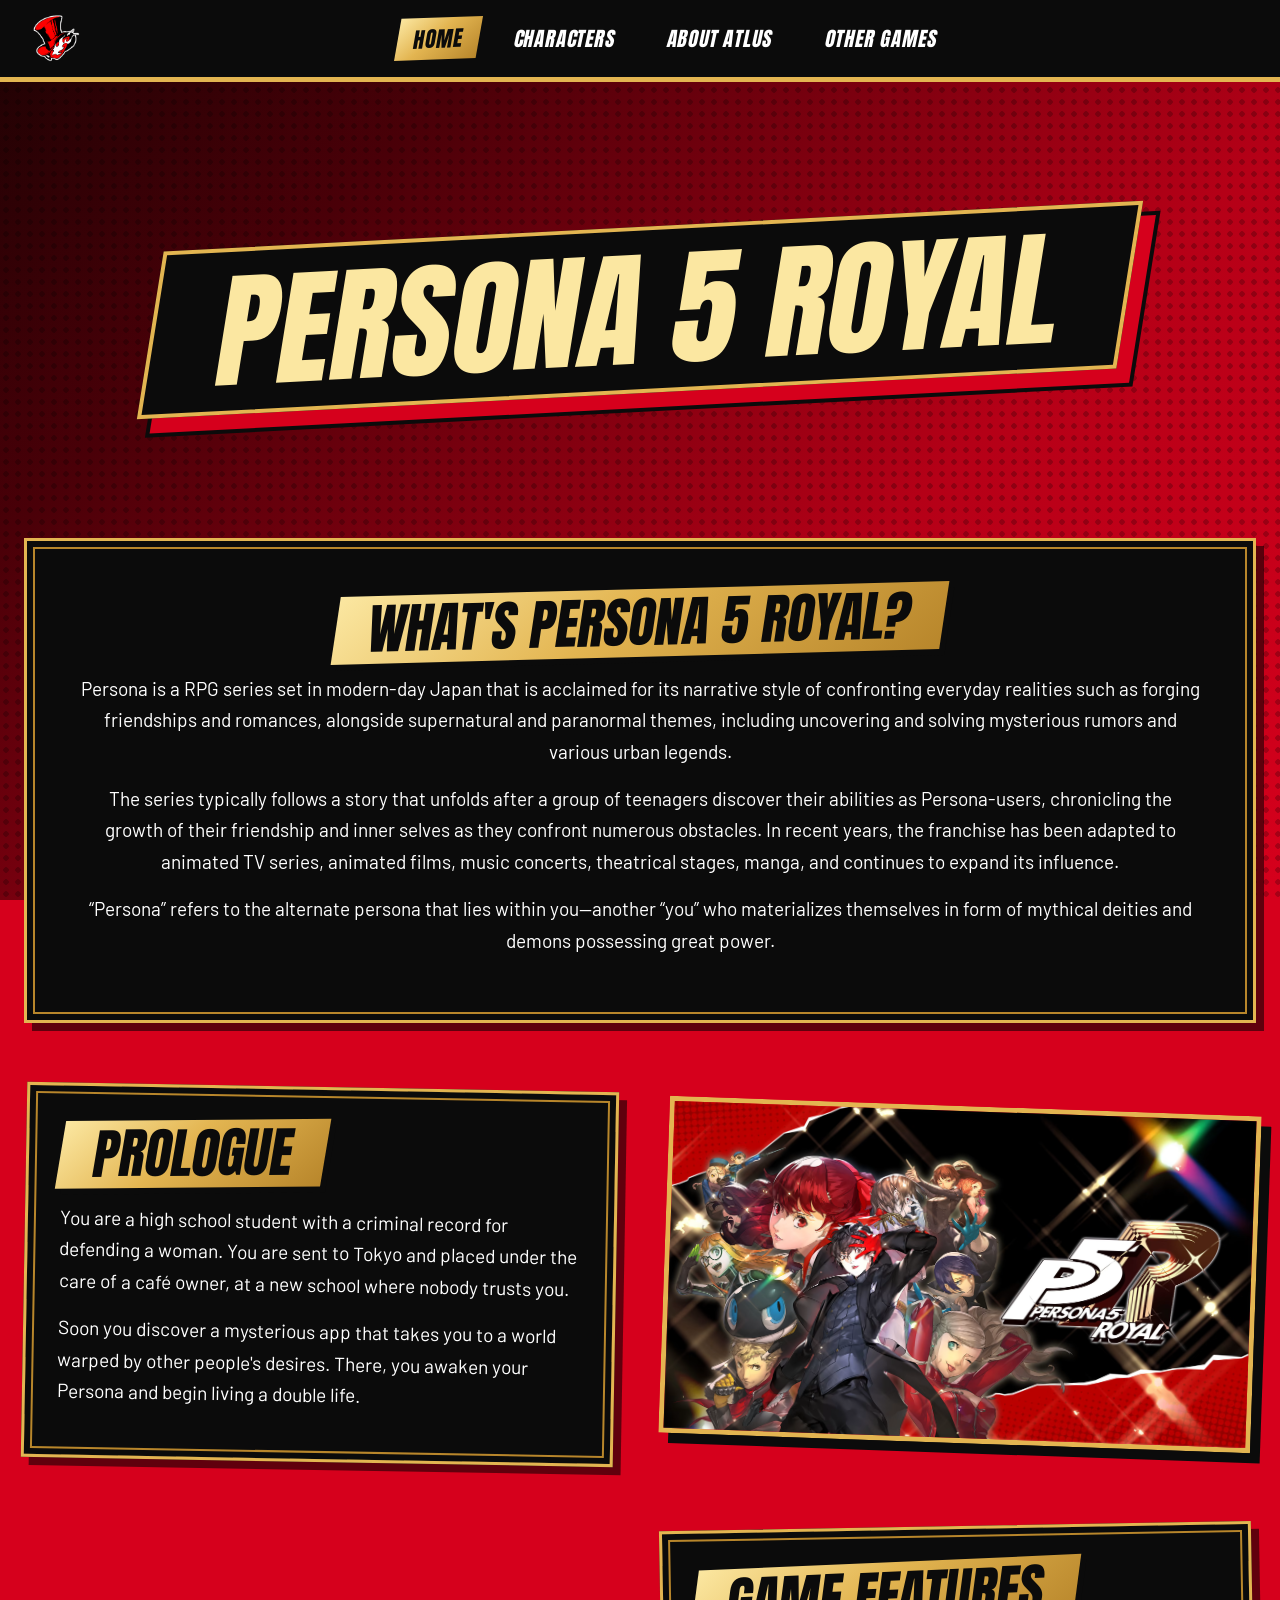
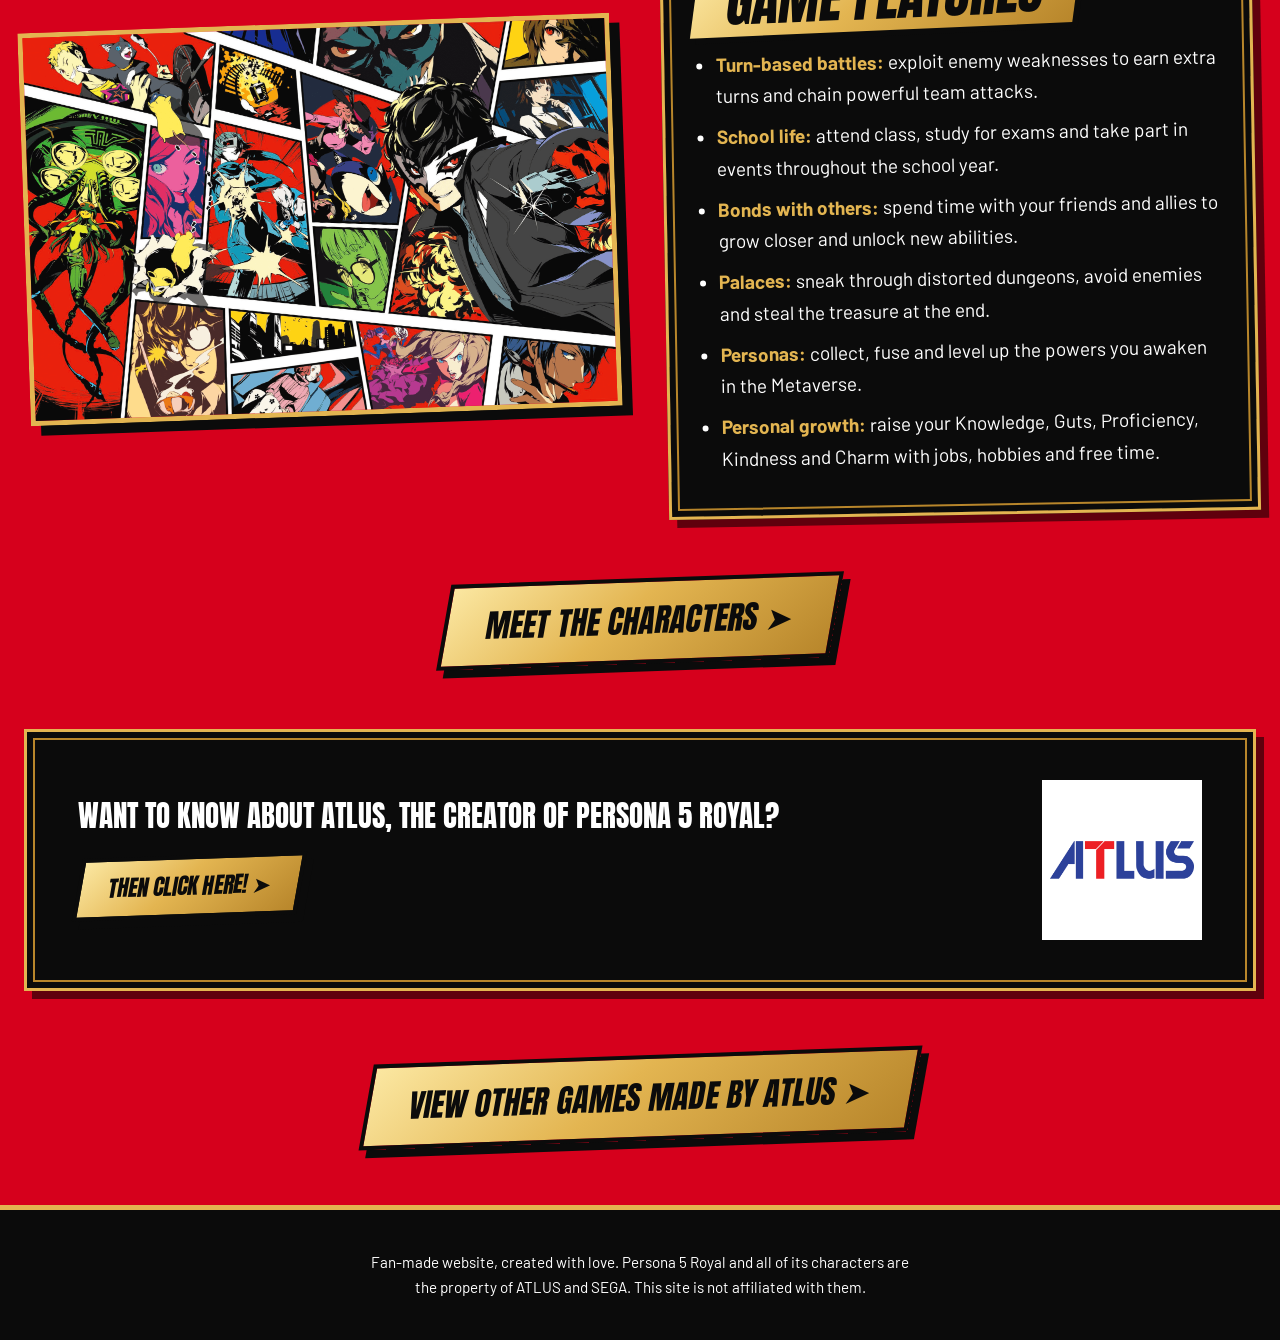
<file: index.html>
<!DOCTYPE html>
<html lang="en">

<head>
    <meta charset="UTF-8">
    <meta name="viewport" content="width=device-width, initial-scale=1">
    <title>Home – Persona 5 Royal</title>
    <link rel="stylesheet" href="main.css">
</head>

<body>
    <header>
        <a class="logo" href="index.html">
            <img src="images/phantom-thieves-logo.png" alt="Phantom Thieves logo">
        </a>
        
        <input type="checkbox" id="menu-toggle" class="menu-toggle">
        <label for="menu-toggle" class="menu-icon">&#9776;</label>

        <nav class="menu" aria-label="Main">
            <a href="index.html" aria-current="page">Home</a>
            <a href="characters.html">Characters</a>
            <a href="about-atlus.html">About ATLUS</a>
            <a href="other-games.html">Other Games</a>
        </nav>
    </header>

    <main>
        <section class="banner">
            <h1>Persona 5 Royal</h1>
        </section>

        <section class="what-is-p5 panel">
            <h2>What's Persona 5 Royal?</h2>
            <p>Persona is a RPG series set in modern-day Japan that is acclaimed for its narrative style of confronting
                everyday realities such as forging friendships and romances, alongside supernatural and paranormal
                themes, including uncovering and solving mysterious rumors and various urban legends.</p>
            <p>The series typically follows a story that unfolds after a group of teenagers discover their abilities as
                Persona-users, chronicling the growth of their friendship and inner selves as they confront numerous
                obstacles. In recent years, the franchise has been adapted to animated TV series, animated films, music
                concerts, theatrical stages, manga, and continues to expand its influence.</p>
            <p>“Persona” refers to the alternate persona that lies within you—another “you” who materializes themselves
                in form of mythical deities and demons possessing great power.</p>
        </section>

        <section class="row">
            <article class="prologue panel">
                <h2>Prologue</h2>
                <p>You are a high school student with a criminal record for defending a woman. You are sent to Tokyo and
                    placed under the care of a café owner, at a new school where nobody trusts you.</p>
                <p>Soon you discover a mysterious app that takes you to a world warped by other people's desires. There,
                    you awaken your Persona and begin living a double life.</p>
            </article>

            <figure class="image">
                <img src="images/persona5-royal-prologue.png" alt="The Phantom Thieves">
            </figure>
        </section>

        <section class="row">
            <figure class="image">
                <img src="images/persona5-royal-game-features.png" alt="Persona 5 Phrase">
            </figure>

            <article class="game-features panel">
                <h2>Game Features</h2>
                <ul>
                    <li><strong>Turn-based battles:</strong> exploit enemy weaknesses to earn extra turns and chain
                        powerful team attacks.</li>
                    <li><strong>School life:</strong> attend class, study for exams and take part in events throughout
                        the school year.</li>
                    <li><strong>Bonds with others:</strong> spend time with your friends and allies to grow closer and
                        unlock new abilities.</li>
                    <li><strong>Palaces:</strong> sneak through distorted dungeons, avoid enemies and steal the treasure
                        at the end.</li>
                    <li><strong>Personas:</strong> collect, fuse and level up the powers you awaken in the Metaverse.
                    </li>
                    <li><strong>Personal growth:</strong> raise your Knowledge, Guts, Proficiency, Kindness and Charm
                        with jobs, hobbies and free time.</li>
                </ul>
            </article>
        </section>

        <section class="action-banner">
            <a href="characters.html" class="p5-button">Meet the Characters &#10148;</a>
        </section>

        <section class="atlus-teaser panel">
            <div class="atlus-teaser-text">
                <h3>Want to know about ATLUS, the creator of Persona 5 Royal?</h3>
                <a href="about-atlus.html" class="p5-button alt">Then click here! &#10148;</a>
            </div>

            <figure class="atlus-teaser-graphic">
                <img src="images/atlus-logo.png" alt="ATLUS logo">
            </figure>
        </section>

        <section class="action-banner">
            <a href="other-games.html" class="p5-button">View Other Games made by ATLUS &#10148;</a>
        </section>
    </main>

    <footer class="footer">
        <p>Fan-made website, created with love. Persona 5 Royal and all of its characters are the property of ATLUS and
            SEGA. This site is not affiliated with them.</p>
    </footer>
</body>

</html>
</file>
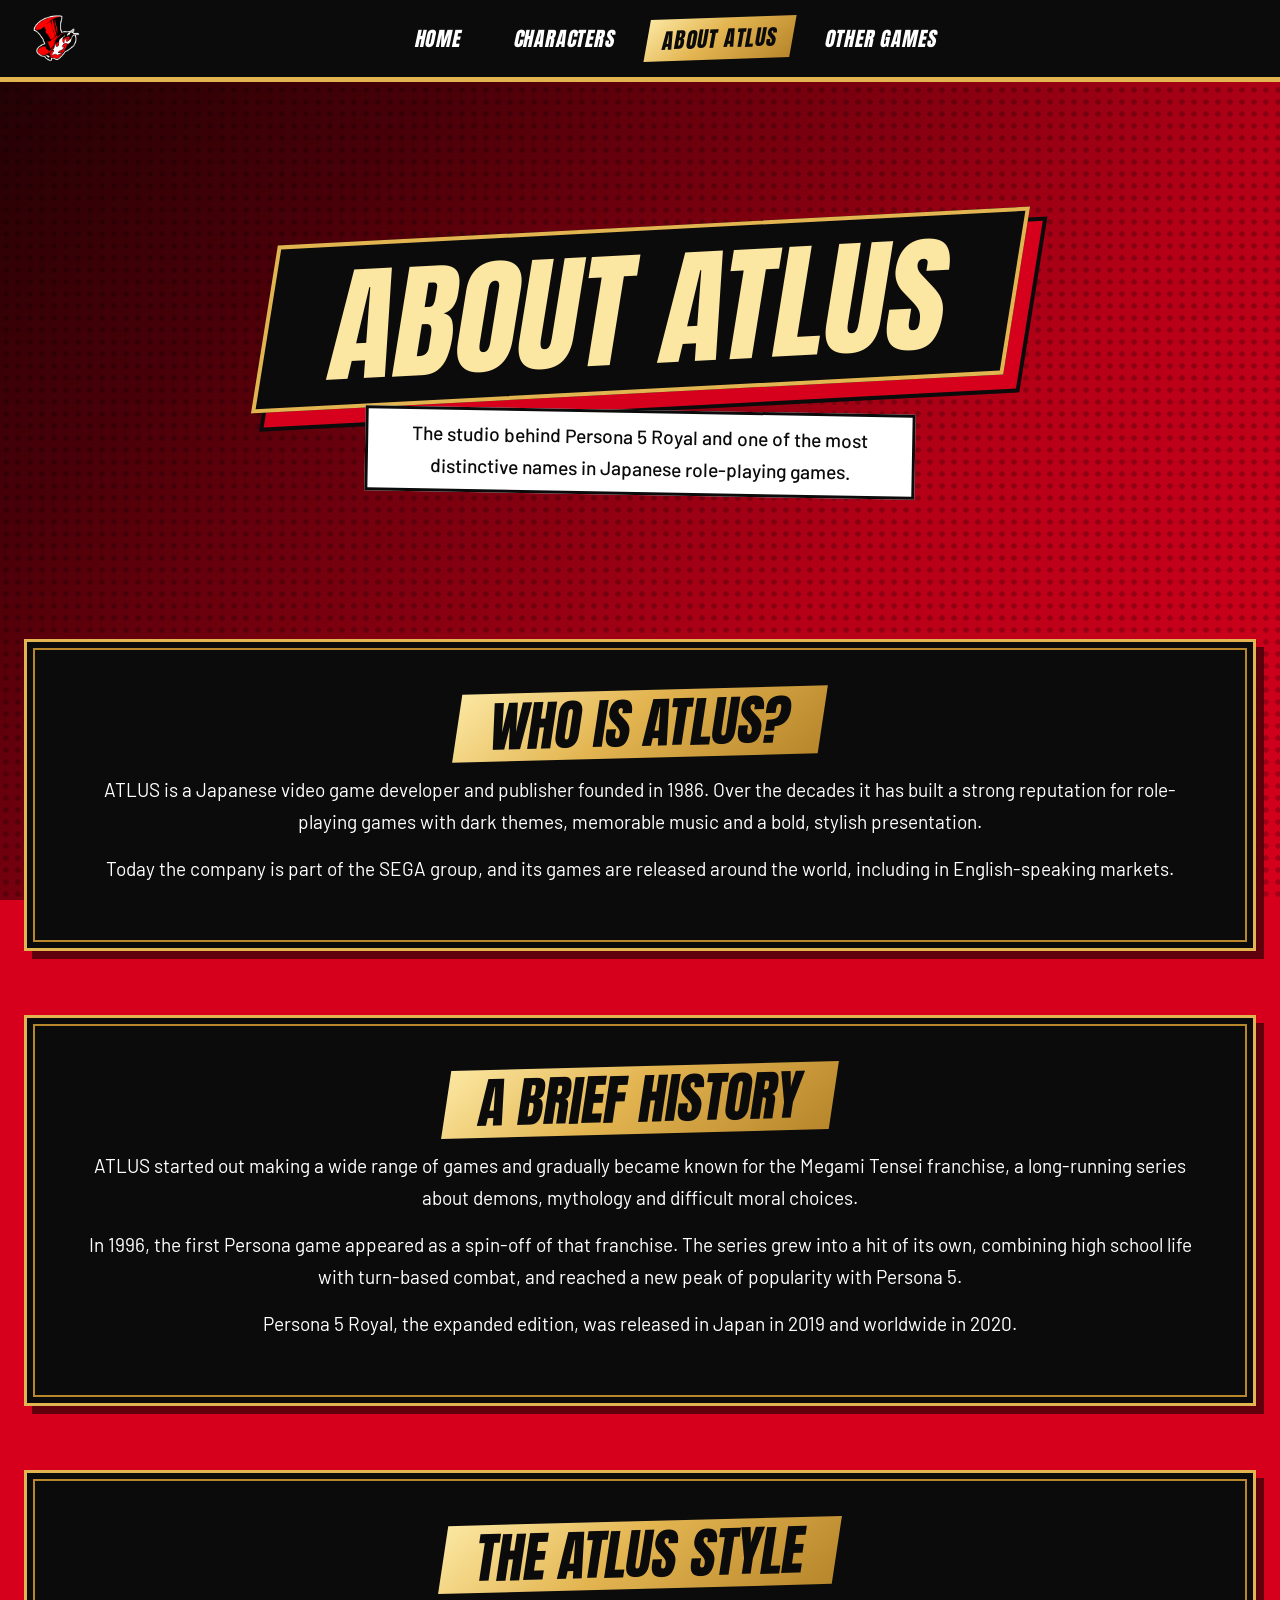
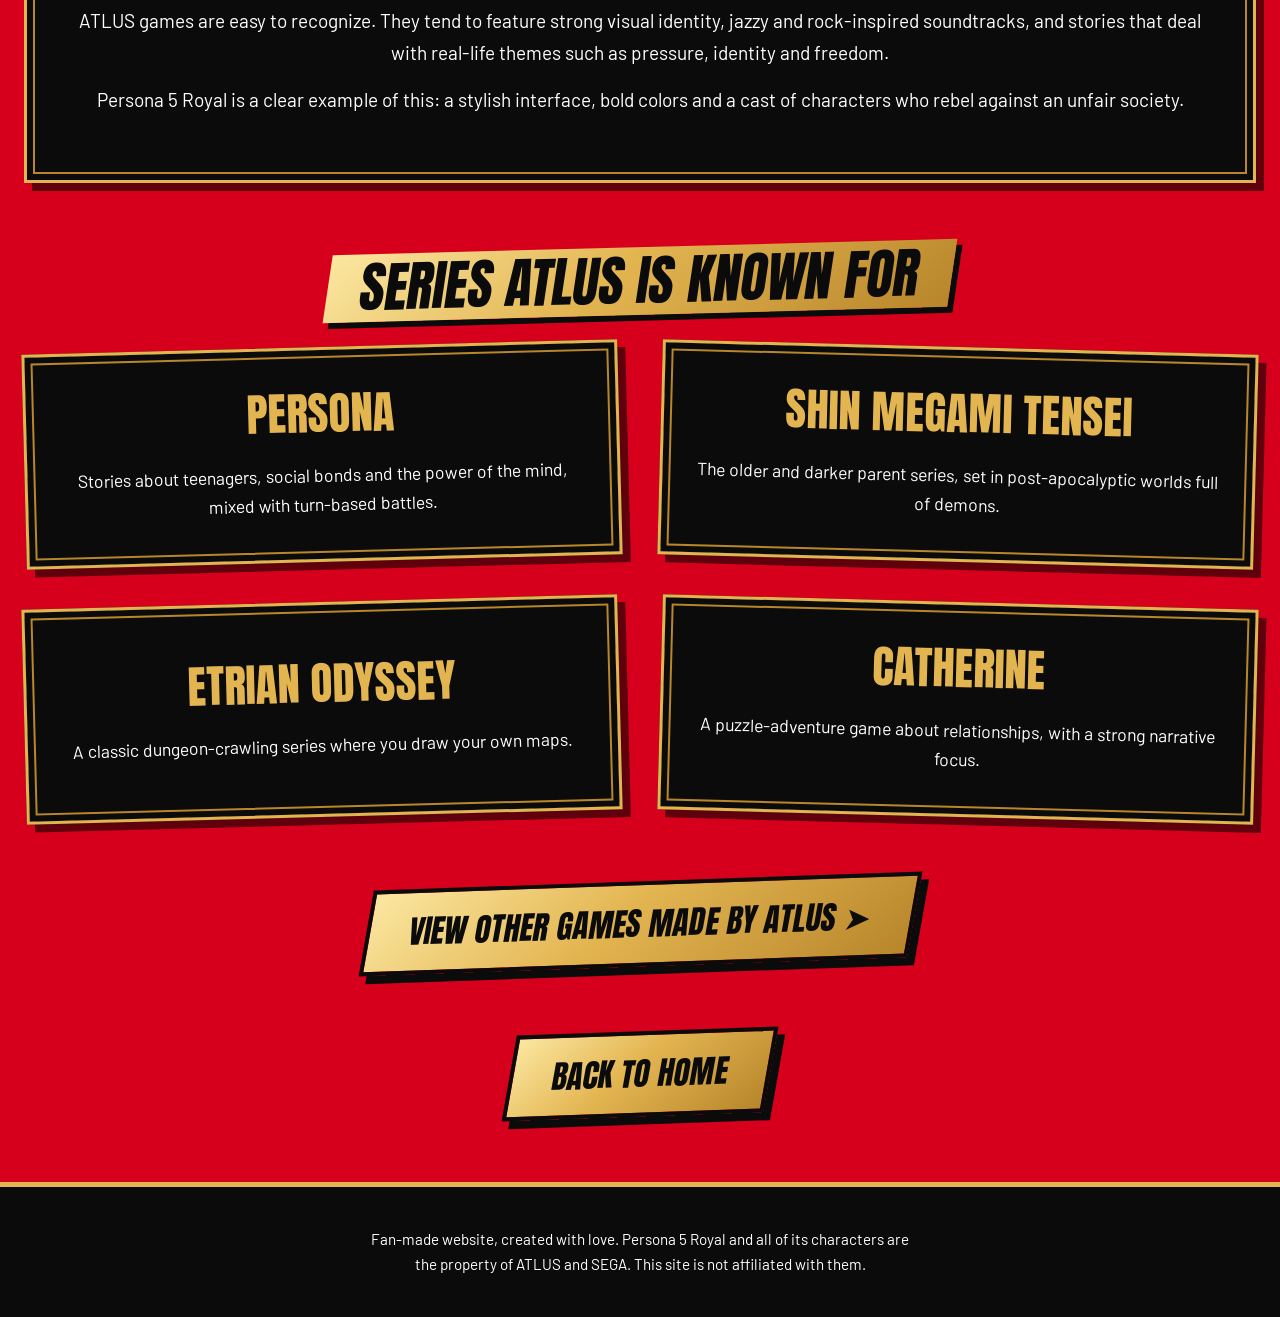
<file: about-atlus.html>
<!DOCTYPE html>
<html lang="en">

<head>
    <meta charset="UTF-8">
    <meta name="viewport" content="width=device-width, initial-scale=1">
    <title>About ATLUS – Persona 5 Royal</title>
    <link rel="stylesheet" href="main.css">
</head>

<body>
    <header>
        <a class="logo" href="index.html">
            <img src="images/phantom-thieves-logo.png" alt="Phantom Thieves logo">
        </a>
        
        <input type="checkbox" id="menu-toggle" class="menu-toggle">
        <label for="menu-toggle" class="menu-icon">&#9776;</label>

        <nav class="menu" aria-label="Main">
            <a href="index.html">Home</a>
            <a href="characters.html">Characters</a>
            <a href="about-atlus.html" aria-current="page">About ATLUS</a>
            <a href="other-games.html">Other Games</a>
        </nav>
    </header>

    <main>
        <section class="banner">
            <h1>About ATLUS</h1>
            <p>The studio behind Persona 5 Royal and one of the most distinctive names in Japanese role-playing games.
            </p>
        </section>

        <section class="who-is-atlus panel">
            <h2>Who Is ATLUS?</h2>
            <p>ATLUS is a Japanese video game developer and publisher founded in 1986. Over the decades it has built a
                strong reputation for role-playing games with dark themes, memorable music and a bold, stylish
                presentation.</p>
            <p>Today the company is part of the SEGA group, and its games are released around the world, including in
                English-speaking markets.</p>
        </section>

        <section class="atlus-history panel">
            <h2>A Brief History</h2>
            <p>ATLUS started out making a wide range of games and gradually became known for the Megami Tensei
                franchise, a long-running series about demons, mythology and difficult moral choices.</p>
            <p>In 1996, the first Persona game appeared as a spin-off of that franchise. The series grew into a hit of
                its own, combining high school life with turn-based combat, and reached a new peak of popularity with
                Persona 5.</p>
            <p>Persona 5 Royal, the expanded edition, was released in Japan in 2019 and worldwide in 2020.</p>
        </section>

        <section class="atlus-style panel">
            <h2>The ATLUS Style</h2>
            <p>ATLUS games are easy to recognize. They tend to feature strong visual identity, jazzy and rock-inspired
                soundtracks, and stories that deal with real-life themes such as pressure, identity and freedom.</p>
            <p>Persona 5 Royal is a clear example of this: a stylish interface, bold colors and a cast of characters who
                rebel against an unfair society.</p>
        </section>

        <section class="atlus-series">
            <h2>Series ATLUS Is Known For</h2>
            <ul>
                <li class="panel">
                    <h3>Persona</h3>
                    <p>Stories about teenagers, social bonds and the power of the mind, mixed with turn-based battles.
                    </p>
                </li>
                <li class="panel">
                    <h3>Shin Megami Tensei</h3>
                    <p>The older and darker parent series, set in post-apocalyptic worlds full of demons.</p>
                </li>
                <li class="panel">
                    <h3>Etrian Odyssey</h3>
                    <p>A classic dungeon-crawling series where you draw your own maps.</p>
                </li>
                <li class="panel">
                    <h3>Catherine</h3>
                    <p>A puzzle-adventure game about relationships, with a strong narrative focus.</p>
                </li>
            </ul>

            <section class="action-banner">
                <a href="other-games.html" class="p5-button">View Other Games made by ATLUS &#10148;</a>
            </section>
        </section>

        <section class="action-banner">
            <a href="index.html" class="p5-button">Back to Home</a>
        </section>
    </main>

    <footer class="footer">
        <p>Fan-made website, created with love. Persona 5 Royal and all of its characters are the property of ATLUS and
            SEGA. This site is not affiliated with them.</p>
    </footer>
</body>

</html>
</file>
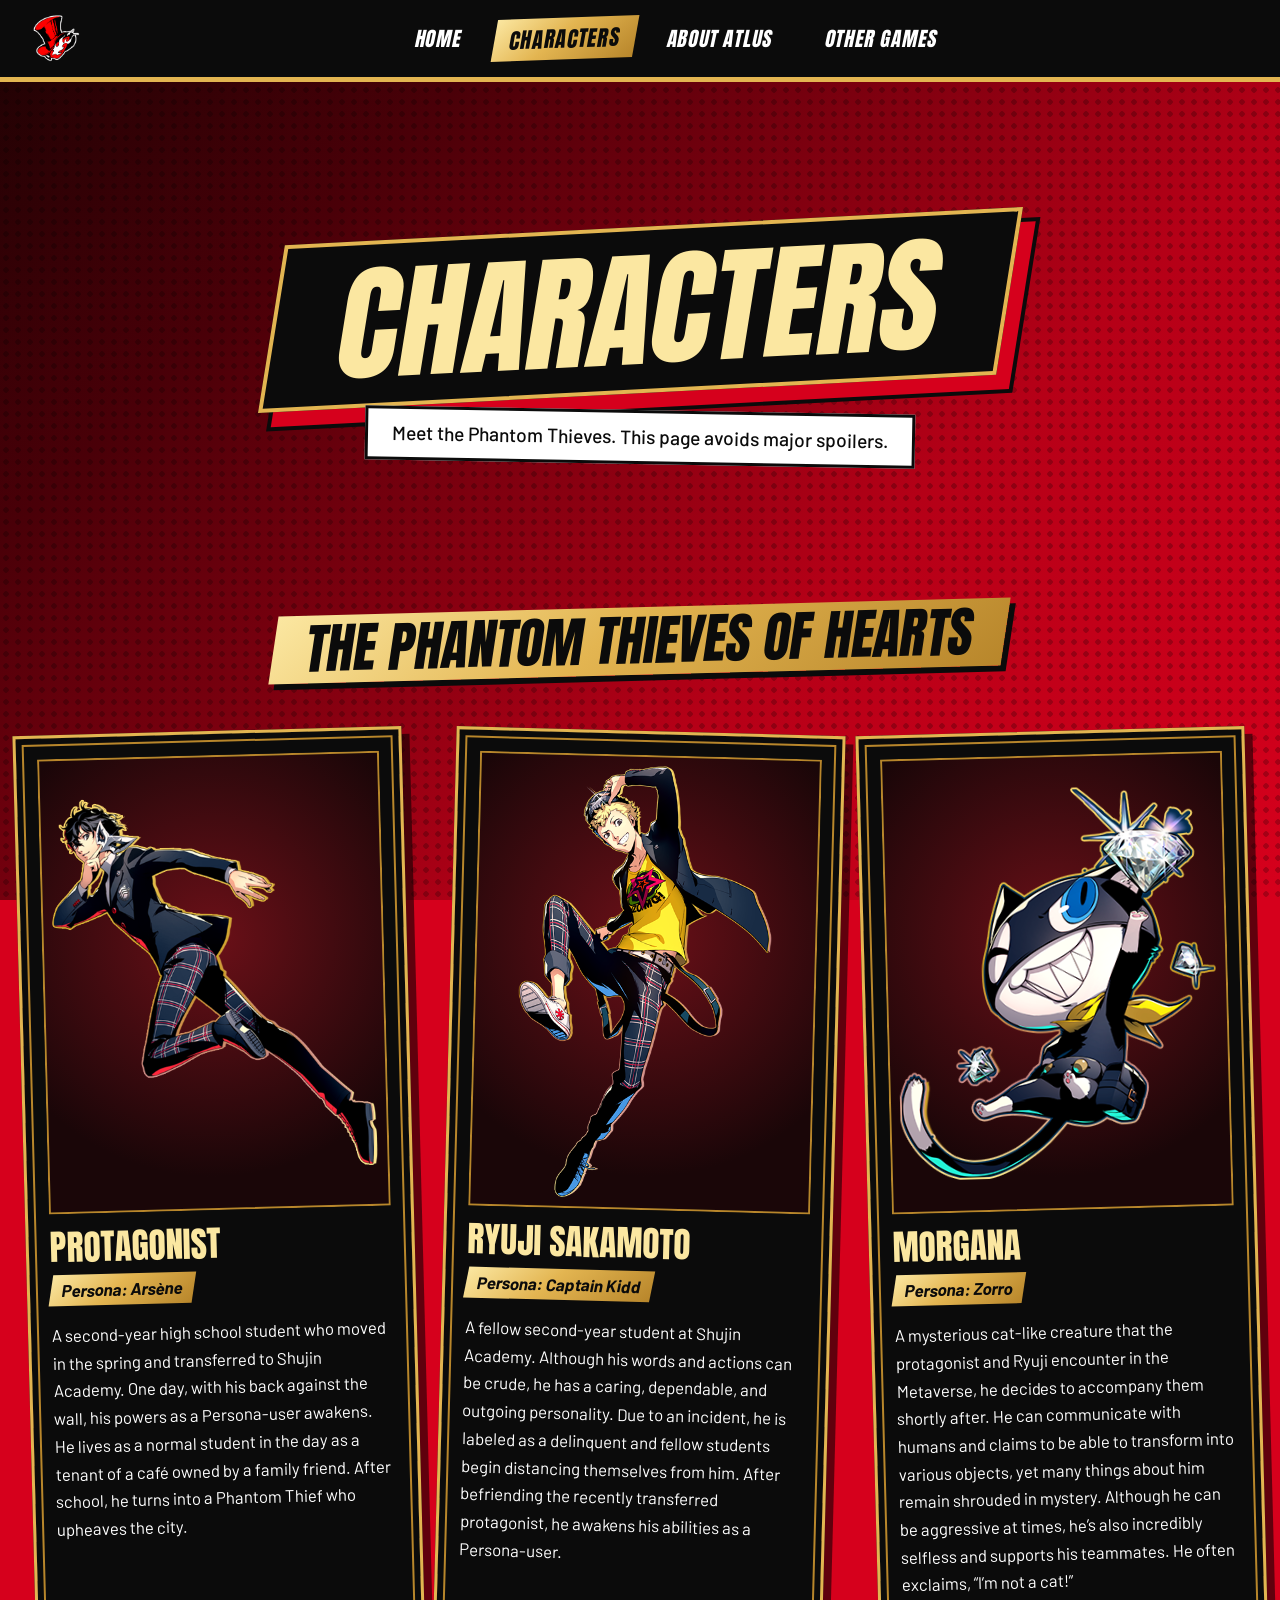
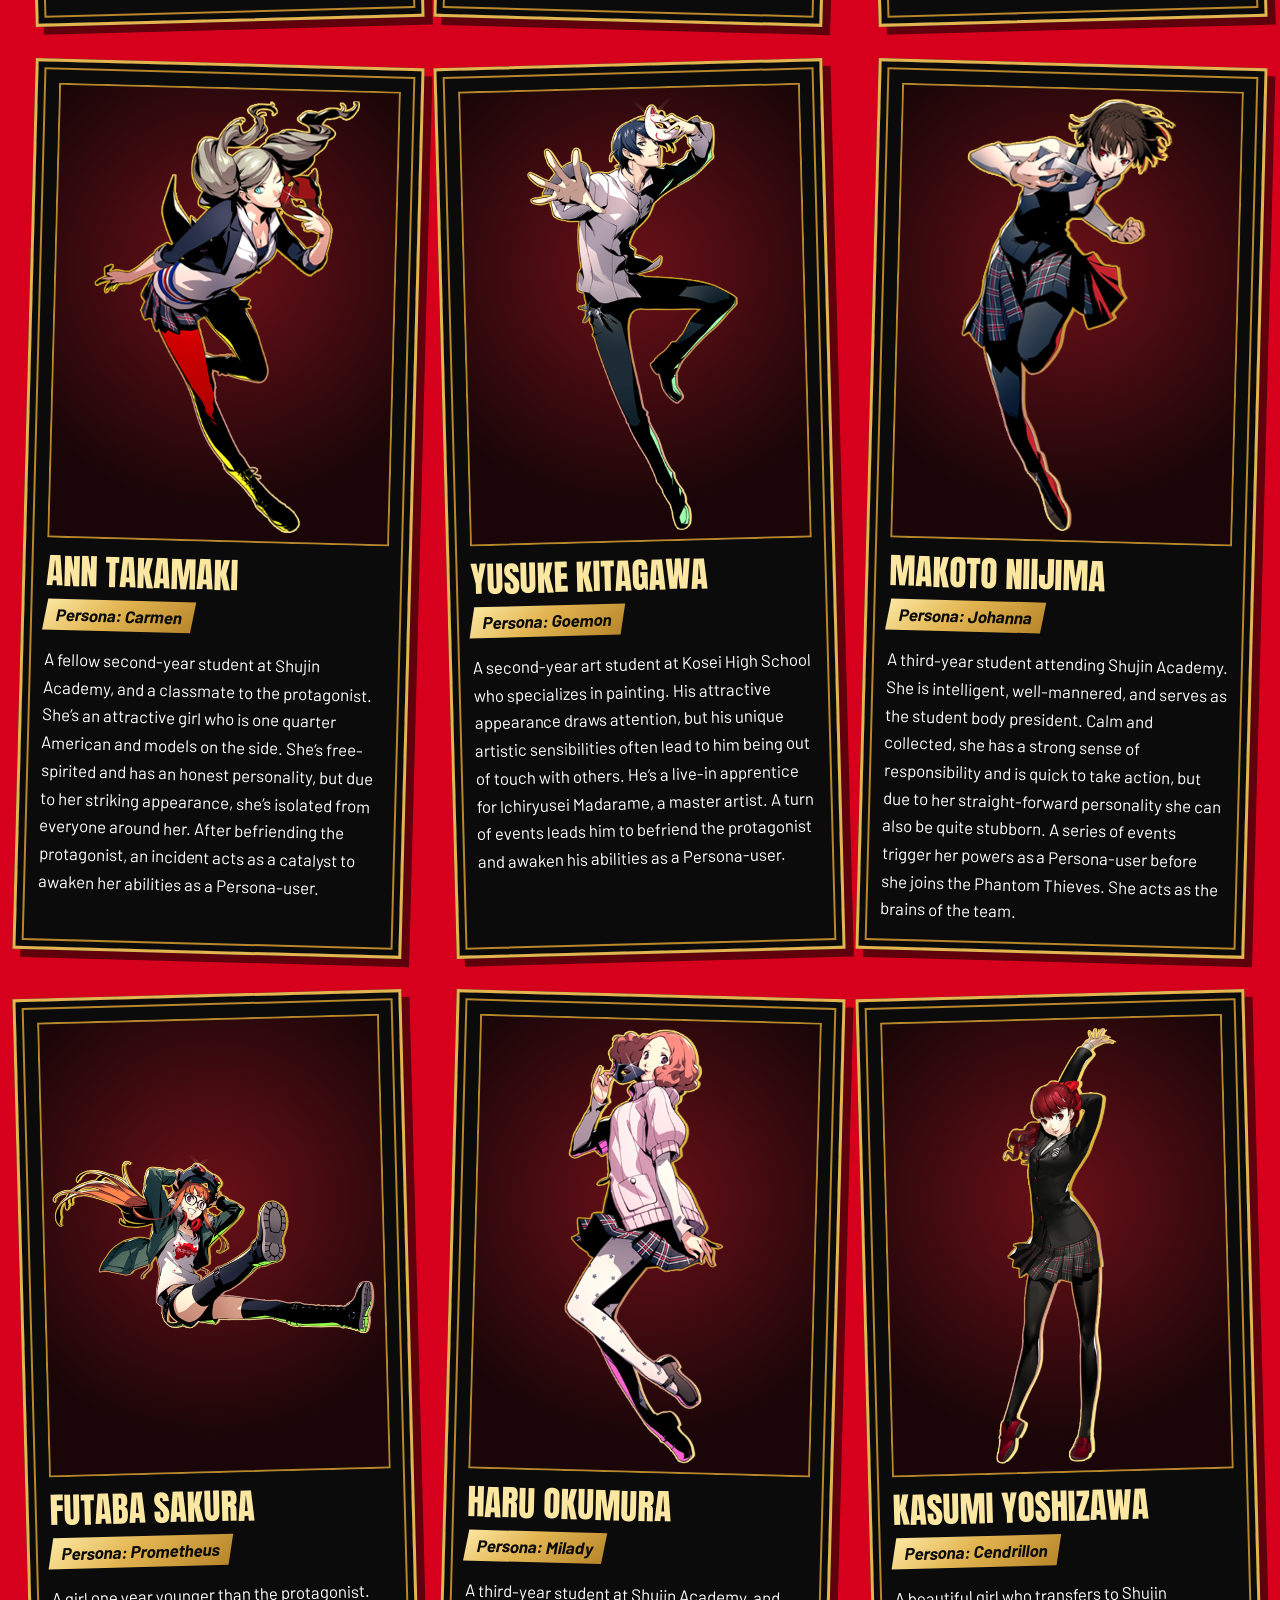
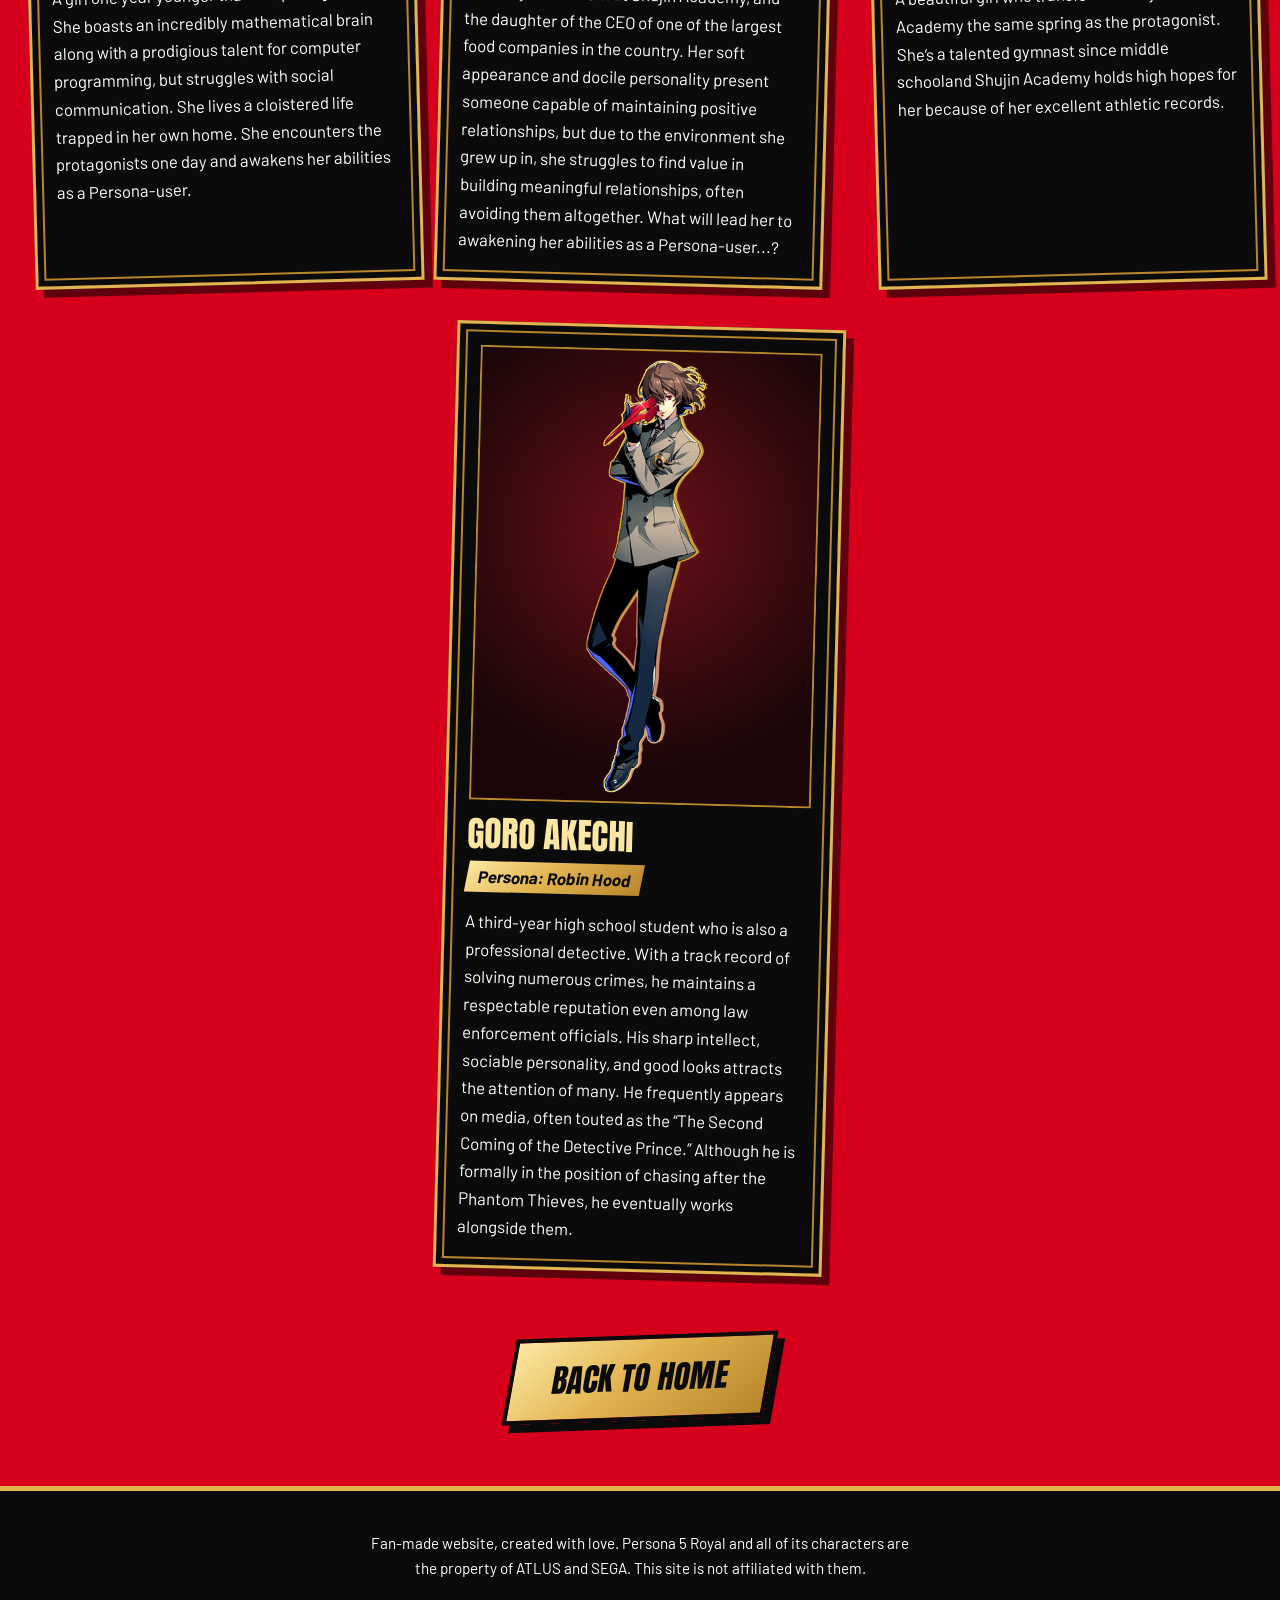
<file: characters.html>
<!DOCTYPE html>
<html lang="en">

<head>
    <meta charset="UTF-8">
    <meta name="viewport" content="width=device-width, initial-scale=1">
    <title>Characters – Persona 5 Royal</title>
    <link rel="stylesheet" href="main.css">
</head>

<body>
    <header>
        <a class="logo" href="index.html">
            <img src="images/phantom-thieves-logo.png" alt="Phantom Thieves logo">
        </a>
        
        <input type="checkbox" id="menu-toggle" class="menu-toggle">
        <label for="menu-toggle" class="menu-icon">&#9776;</label>

        <nav class="menu" aria-label="Main">
            <a href="index.html">Home</a>
            <a href="characters.html" aria-current="page">Characters</a>
            <a href="about-atlus.html">About ATLUS</a>
            <a href="other-games.html">Other Games</a>
        </nav>
    </header>

    <main>
        <section class="banner">
            <h1>Characters</h1>
            <p>Meet the Phantom Thieves. This page avoids major spoilers.</p>
        </section>

        <section class="character-group">
            <h2>The Phantom Thieves of Hearts</h2>

            <article class="character panel">
                <img src="images/protagonist.png" alt="Protagonist">
                <h3>Protagonist</h3>
                <p class="codename">Persona: Arsène</p>
                <p>A second-year high school student who moved in the spring and transferred to Shujin Academy. One day,
                    with his back against the wall, his powers as a Persona-user awakens. He lives as a normal student
                    in the day as a tenant of a café owned by a family friend. After school, he turns into a Phantom
                    Thief who upheaves the city.</p>
            </article>

            <article class="character panel">
                <img src="images/ryuji.png" alt="Ryuji Sakamoto">
                <h3>Ryuji Sakamoto</h3>
                <p class="codename">Persona: Captain Kidd</p>
                <p>A fellow second-year student at Shujin Academy. Although his words and actions can be crude, he has a
                    caring, dependable, and outgoing personality. Due to an incident, he is labeled as a delinquent and
                    fellow students begin distancing themselves from him. After befriending the recently transferred
                    protagonist, he awakens his abilities as a Persona-user.</p>
            </article>

            <article class="character panel">
                <img src="images/morgana.png" alt="Morgana">
                <h3>Morgana</h3>
                <p class="codename">Persona: Zorro</p>
                <p>A mysterious cat-like creature that the protagonist and Ryuji encounter in the Metaverse, he decides
                    to accompany them shortly after. He can communicate with humans and claims to be able to transform
                    into various objects, yet many things about him remain shrouded in mystery. Although he can be
                    aggressive at times, he’s also incredibly selfless and supports his teammates. He often exclaims,
                    “I’m not a cat!”</p>
            </article>

            <article class="character panel">
                <img src="images/ann.png" alt="Ann Takamaki">
                <h3>Ann Takamaki</h3>
                <p class="codename">Persona: Carmen</p>
                <p>A fellow second-year student at Shujin Academy, and a classmate to the protagonist. She’s an
                    attractive girl who is one quarter American and models on the side. She’s free-spirited and has an
                    honest personality, but due to her striking appearance, she’s isolated from everyone around her.
                    After befriending the protagonist, an incident acts as a catalyst to awaken her abilities as a
                    Persona-user.</p>
            </article>

            <article class="character panel">
                <img src="images/yusuke.png" alt="Yusuke Kitagawa">
                <h3>Yusuke Kitagawa</h3>
                <p class="codename">Persona: Goemon</p>
                <p>A second-year art student at Kosei High School who specializes in painting. His attractive appearance
                    draws attention, but his unique artistic sensibilities often lead to him being out of touch with
                    others. He‘s a live-in apprentice for Ichiryusei Madarame, a master artist. A turn of events leads
                    him to befriend the protagonist and awaken his abilities as a Persona-user.</p>
            </article>

            <article class="character panel">
                <img src="images/makoto.png" alt="Makoto Niijima">
                <h3>Makoto Niijima</h3>
                <p class="codename">Persona: Johanna</p>
                <p>A third-year student attending Shujin Academy. She is intelligent, well-mannered, and serves as the
                    student body president. Calm and collected, she has a strong sense of responsibility and is quick to
                    take action, but due to her straight-forward personality she can also be quite stubborn. A series of
                    events trigger her powers as a Persona-user before she joins the Phantom Thieves. She acts as the
                    brains of the team.</p>
            </article>

            <article class="character panel">
                <img src="images/futaba.png" alt="Futaba Sakura">
                <h3>Futaba Sakura</h3>
                <p class="codename">Persona: Prometheus</p>
                <p>A girl one year younger than the protagonist. She boasts an incredibly mathematical brain along with
                    a prodigious talent for computer programming, but struggles with social communication. She lives a
                    cloistered life trapped in her own home. She encounters the protagonists one day and awakens her
                    abilities as a Persona-user.</p>
            </article>

            <article class="character panel">
                <img src="images/haru.png" alt="Haru Okumura">
                <h3>Haru Okumura</h3>
                <p class="codename">Persona: Milady</p>
                <p>A third-year student at Shujin Academy, and the daughter of the CEO of one of the largest food
                    companies in the country. Her soft appearance and docile personality present someone capable of
                    maintaining positive relationships, but due to the environment she grew up in, she struggles to find
                    value in building meaningful relationships, often avoiding them altogether. What will lead her to
                    awakening her abilities as a Persona-user...?</p>
            </article>

            <article class="character panel">
                <img src="images/kasumi.png" alt="Kasumi Yoshizawa">
                <h3>Kasumi Yoshizawa</h3>
                <p class="codename">Persona: Cendrillon</p>
                <p>A beautiful girl who transfers to Shujin Academy the same spring as the protagonist. She’s a talented
                    gymnast since middle schooland Shujin Academy holds high hopes for her because of her excellent
                    athletic records.</p>
            </article>

            <article class="character panel">
                <img src="images/goro.png" alt="Goro Akechi">
                <h3>Goro Akechi</h3>
                <p class="codename">Persona: Robin Hood</p>
                <p>A third-year high school student who is also a professional detective. With a track record of solving
                    numerous crimes, he maintains a respectable reputation even among law enforcement officials. His
                    sharp intellect, sociable personality, and good looks attracts the attention of many. He frequently
                    appears on media, often touted as the “The Second Coming of the Detective Prince.” Although he is
                    formally in the position of chasing after the Phantom Thieves, he eventually works alongside them.
                </p>
            </article>
        </section>

        <section class="action-banner">
            <a href="index.html" class="p5-button">Back to Home</a>
        </section>
    </main>

    <footer class="footer">
        <p>Fan-made website, created with love. Persona 5 Royal and all of its characters are the property of ATLUS and
            SEGA. This site is not affiliated with them.</p>
    </footer>
</body>

</html>
</file>
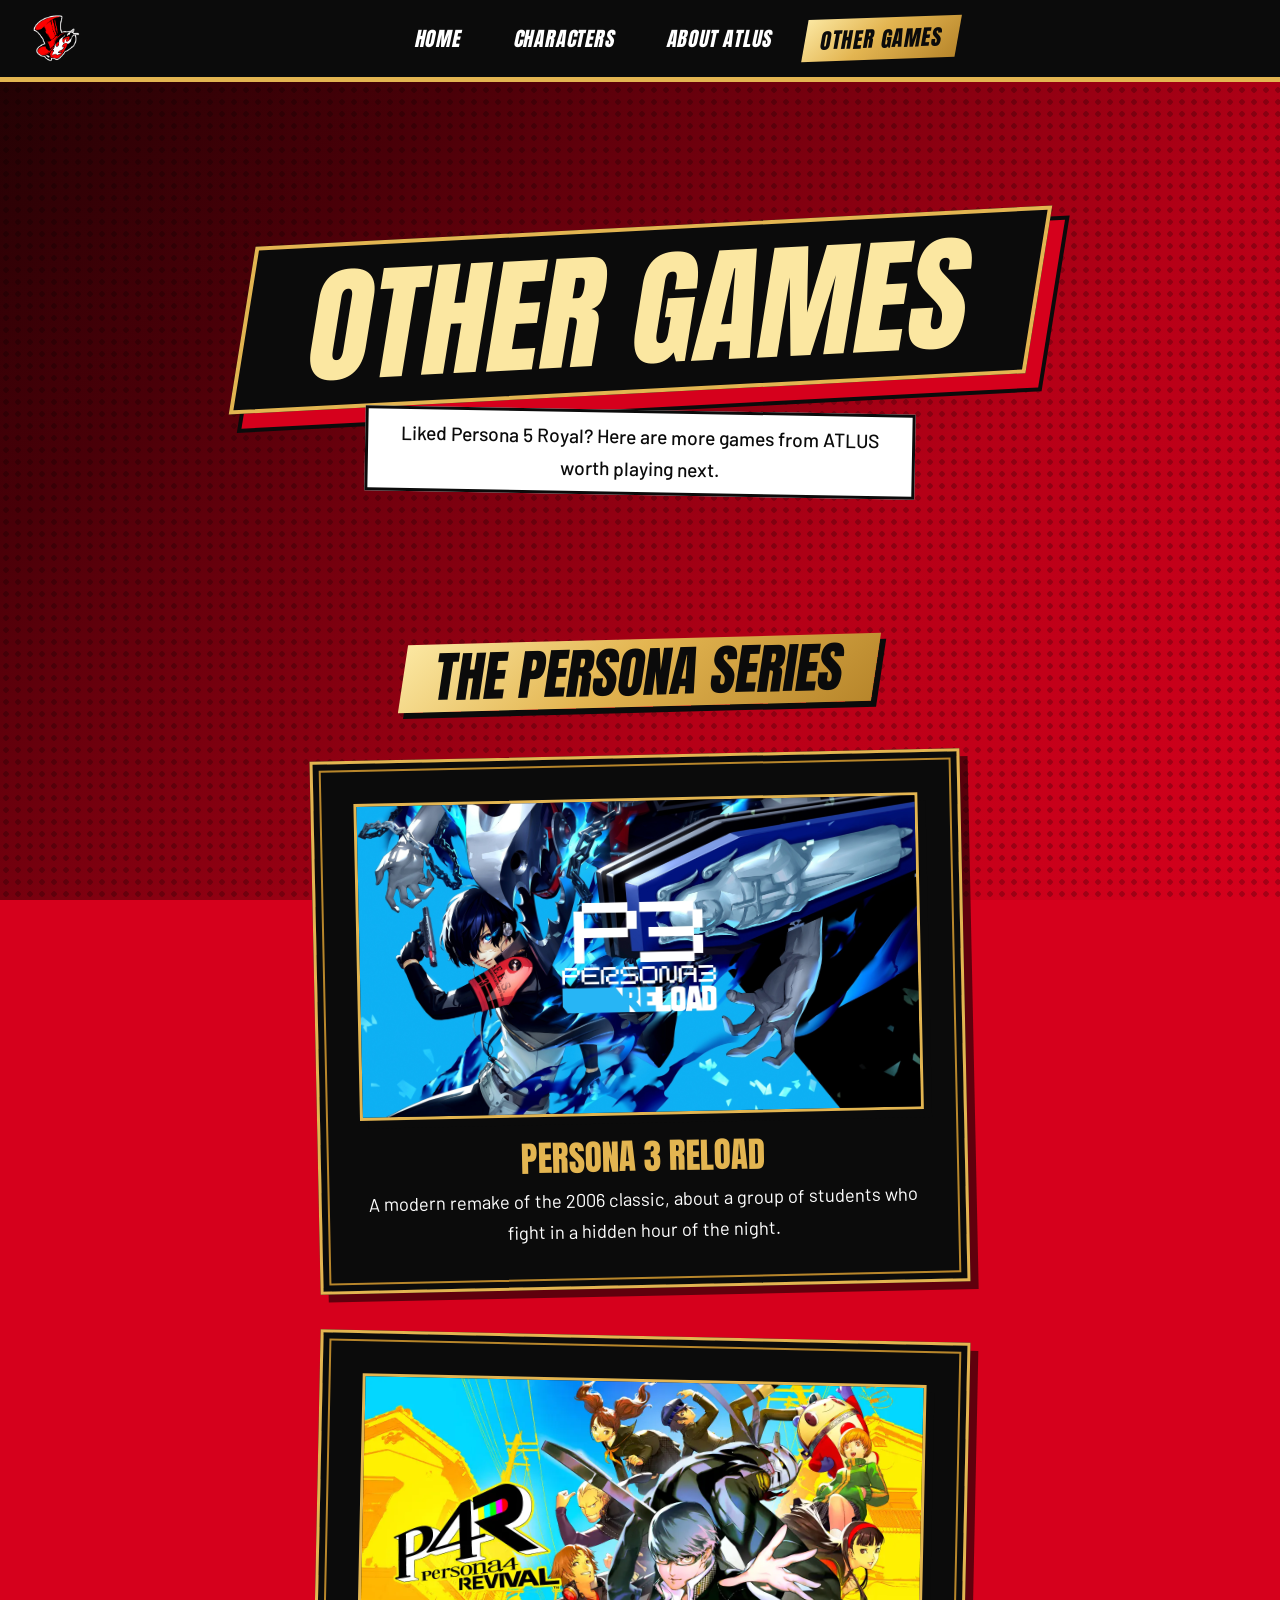
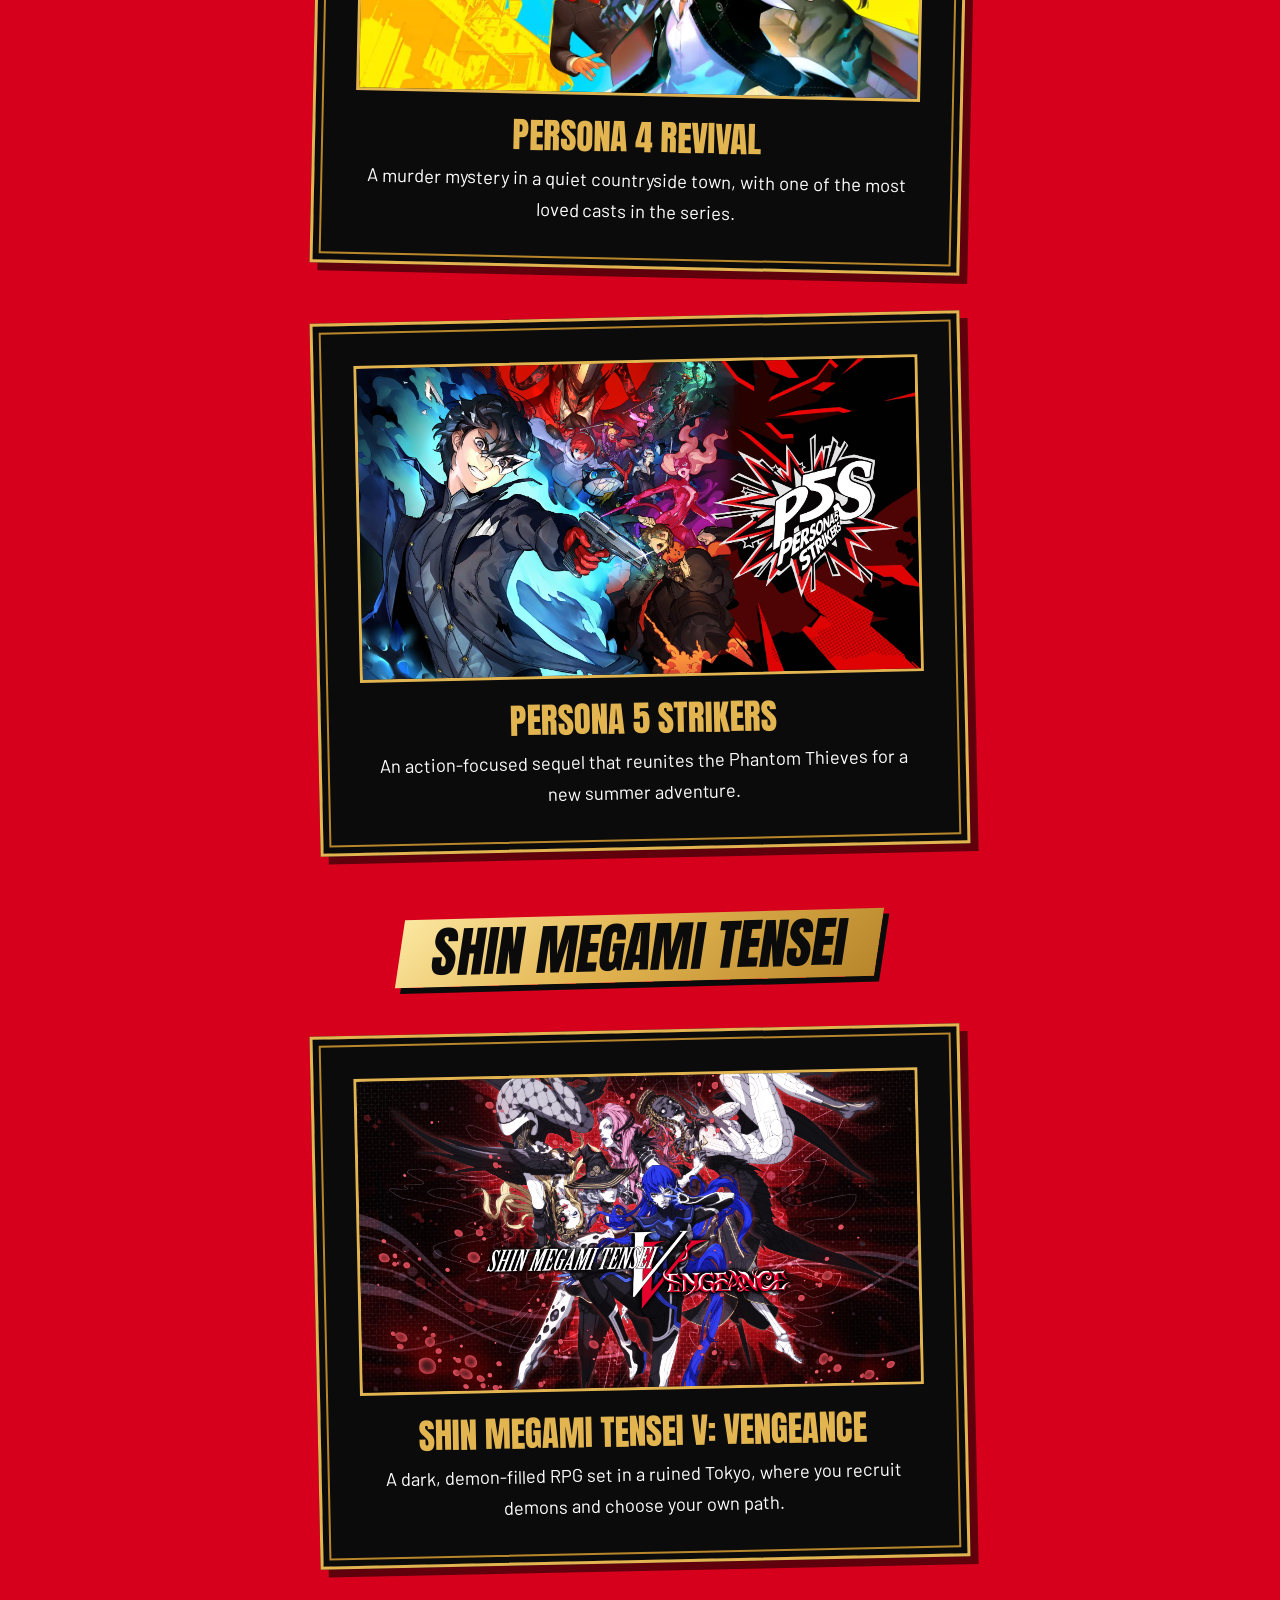
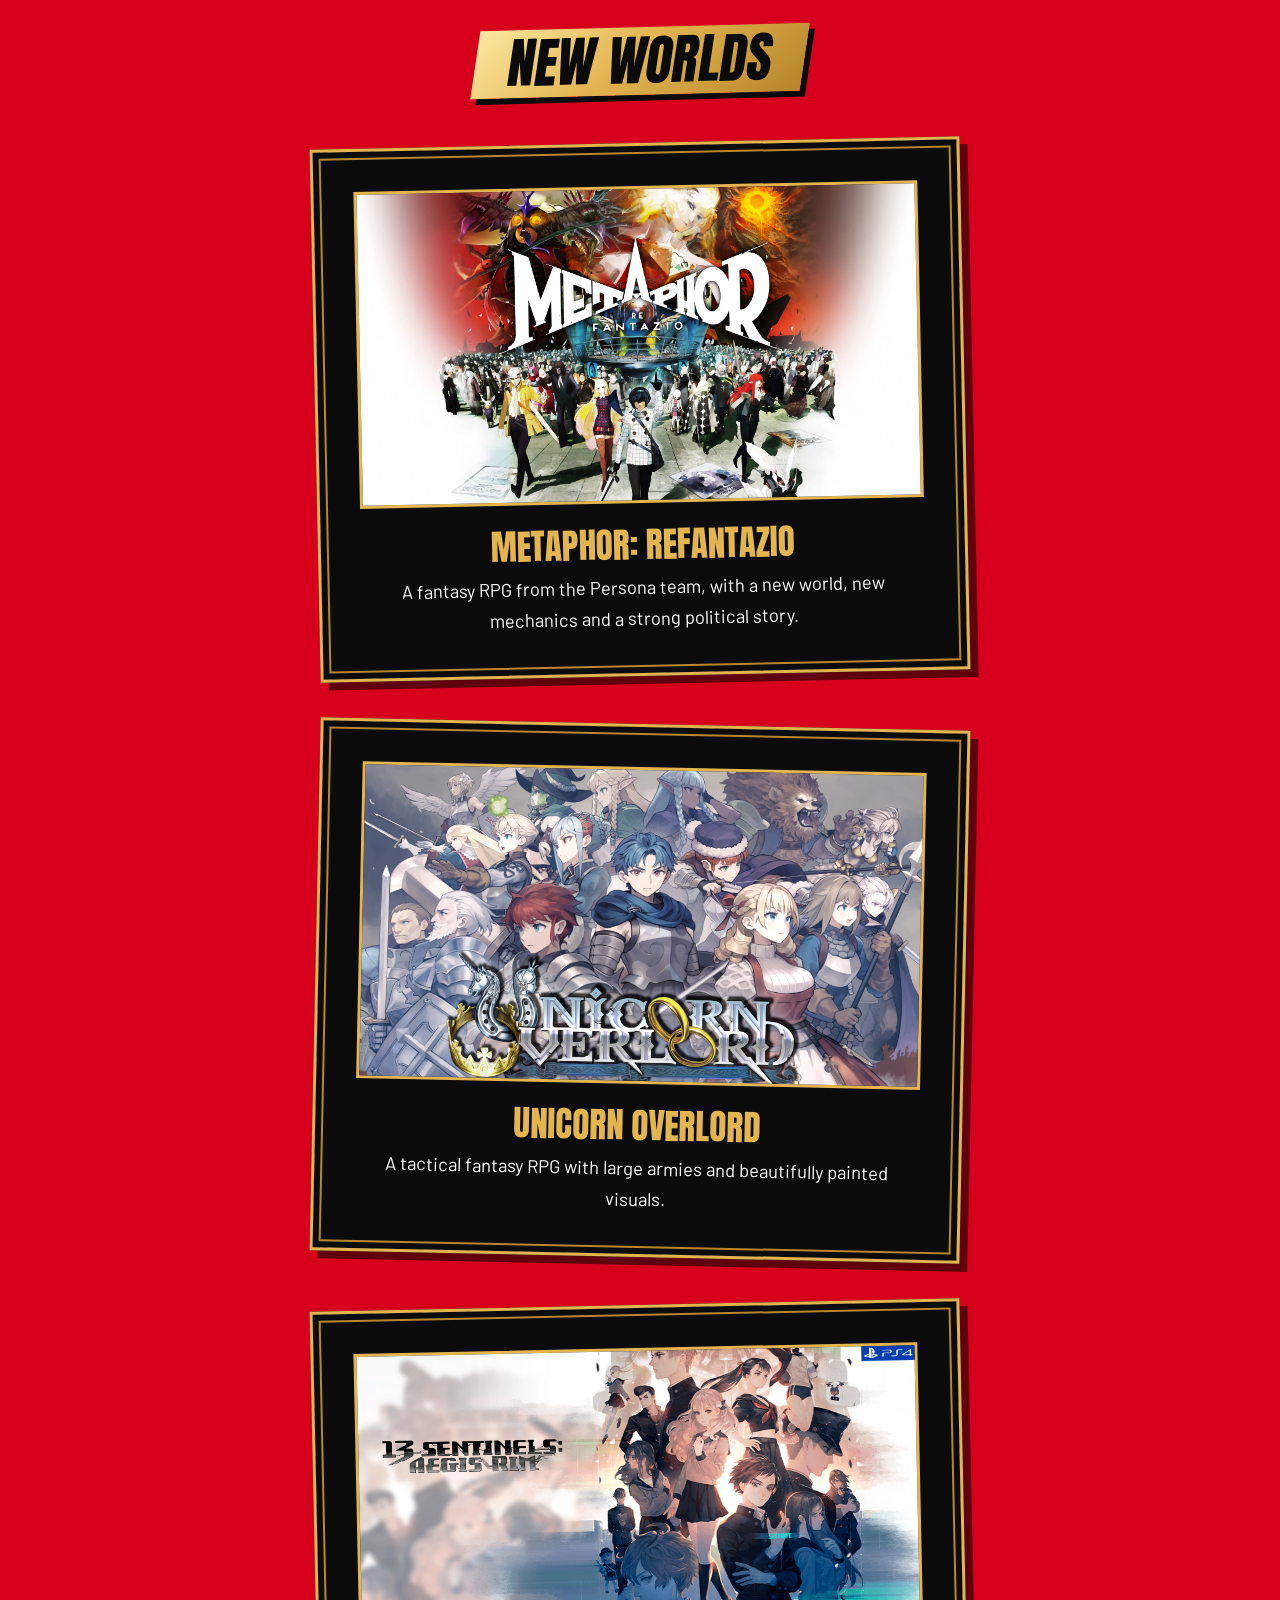
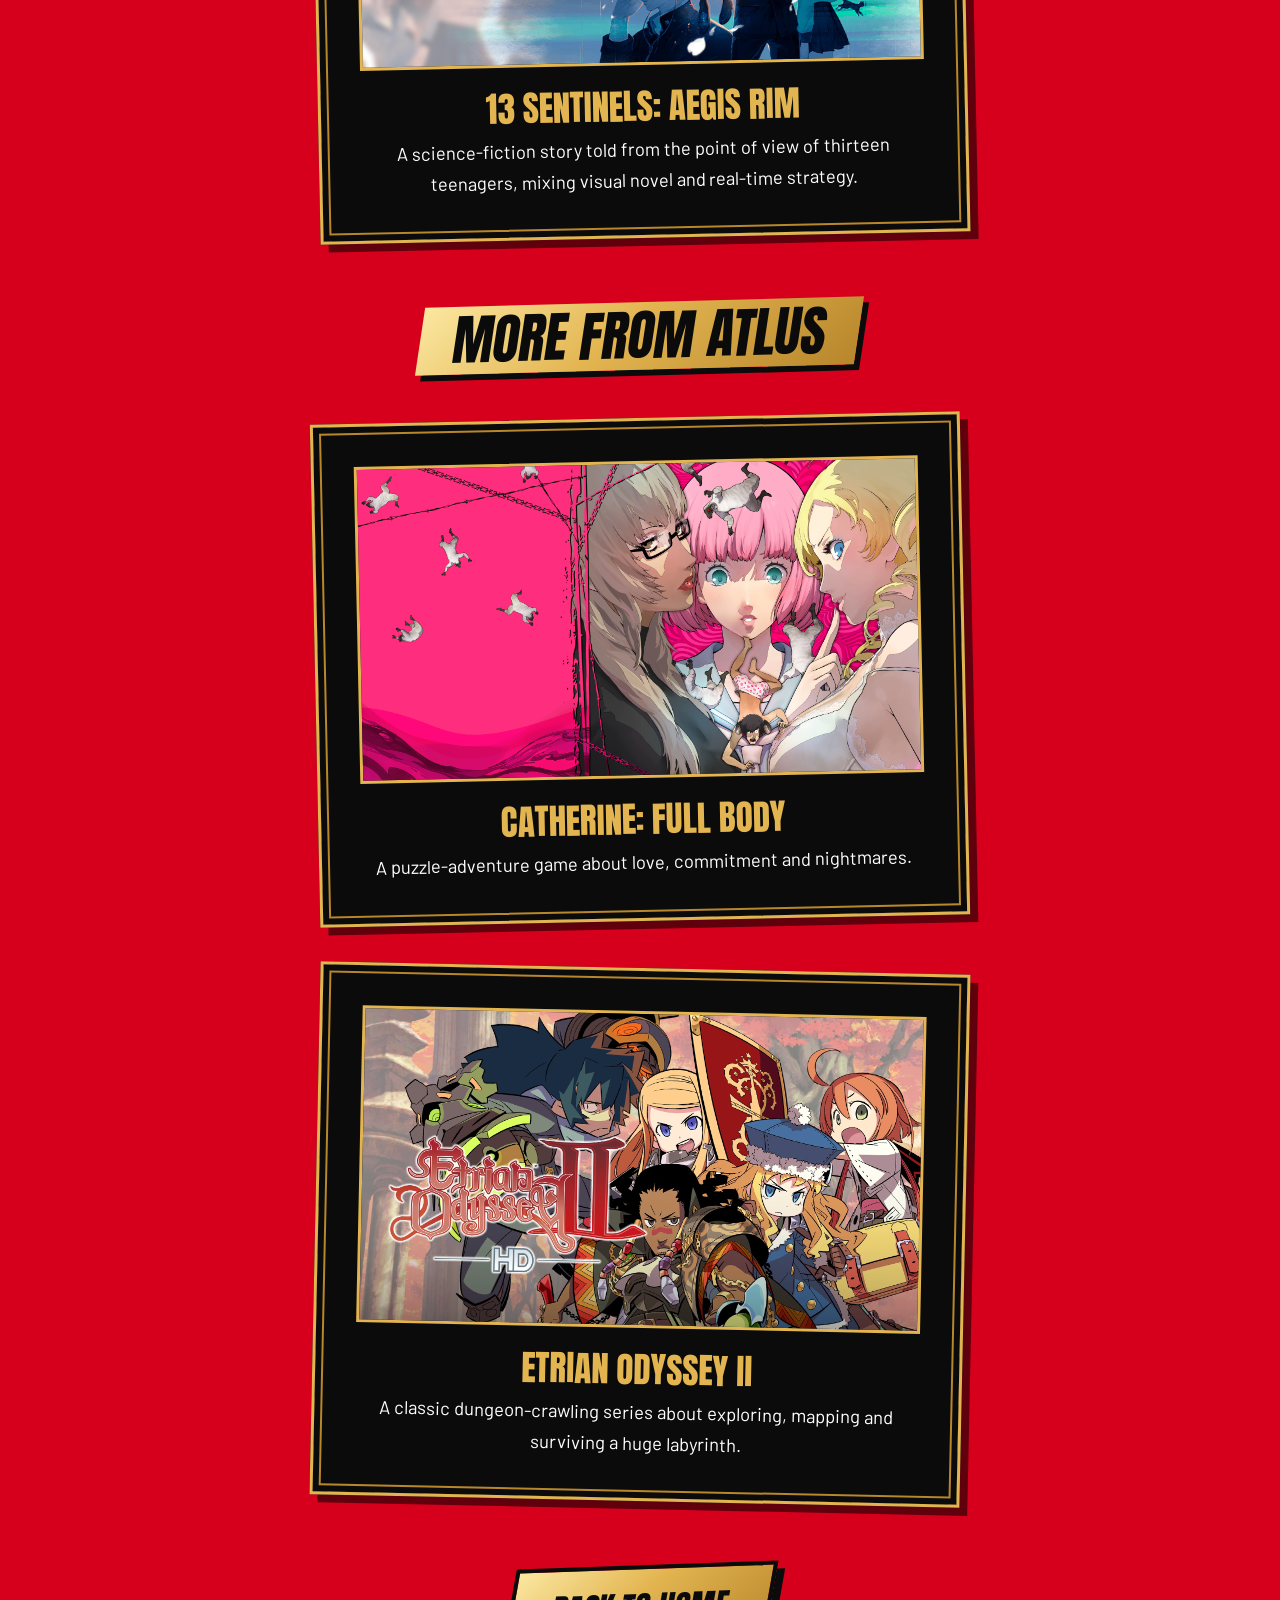
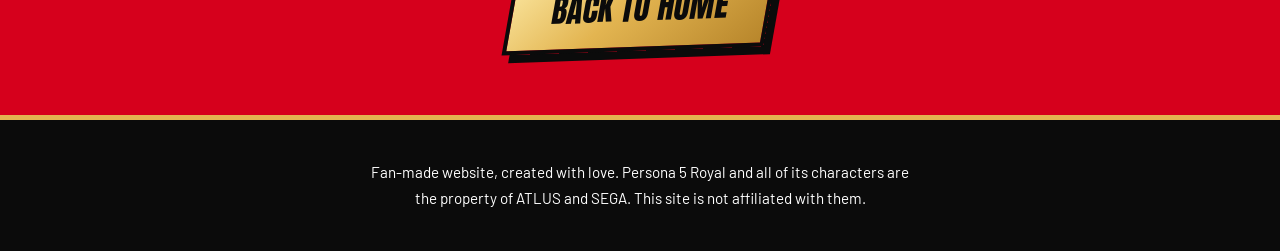
<file: other-games.html>
<!DOCTYPE html>
<html lang="en">

<head>
    <meta charset="UTF-8">
    <meta name="viewport" content="width=device-width, initial-scale=1">
    <title>Other Games – Persona 5 Royal</title>
    <link rel="stylesheet" href="main.css">
</head>

<body>
    <header>
        <a class="logo" href="index.html">
            <img src="images/phantom-thieves-logo.png" alt="Phantom Thieves logo">
        </a>
        
        <input type="checkbox" id="menu-toggle" class="menu-toggle">
        <label for="menu-toggle" class="menu-icon">&#9776;</label>

        <nav class="menu" aria-label="Main">
            <a href="index.html">Home</a>
            <a href="characters.html">Characters</a>
            <a href="about-atlus.html">About ATLUS</a>
            <a href="other-games.html" aria-current="page">Other Games</a>
        </nav>
    </header>

    <main>
        <section class="banner">
            <h1>Other Games</h1>
            <p>Liked Persona 5 Royal? Here are more games from ATLUS worth playing next.</p>
        </section>

        <section class="other-games">
            <h2>The Persona Series</h2>
            <ul>
                <li class="panel">
                    <img src="images/persona3-reload.png" alt="Persona 3 Reload cover art">
                    <div class="game-info">
                        <h3>Persona 3 Reload</h3>
                        <p>A modern remake of the 2006 classic, about a group of students who fight in a hidden hour of
                            the night.</p>
                    </div>
                </li>
                <li class="panel">
                    <img src="images/Persona4-revival.png" alt="Persona 4 Revival cover art">
                    <div class="game-info">
                        <h3>Persona 4 Revival</h3>
                        <p>A murder mystery in a quiet countryside town, with one of the most loved casts in the series.
                        </p>
                    </div>
                </li>
                <li class="panel">
                    <img src="images/persona5-strikers.png" alt="Persona 5 Strikers cover art">
                    <div class="game-info">
                        <h3>Persona 5 Strikers</h3>
                        <p>An action-focused sequel that reunites the Phantom Thieves for a new summer adventure.</p>
                    </div>
                </li>
            </ul>
        </section>

        <section class="other-games">
            <h2>Shin Megami Tensei</h2>
            <ul>
                <li class="panel">
                    <img src="images/shin-megami-tensei-v-vengance.png" alt="Shin Megami Tensei V: Vengeance cover art">
                    <div class="game-info">
                        <h3>Shin Megami Tensei V: Vengeance</h3>
                        <p>A dark, demon-filled RPG set in a ruined Tokyo, where you recruit demons and choose your own
                            path.</p>
                    </div>
                </li>
            </ul>
        </section>

        <section class="other-games">
            <h2>New Worlds</h2>
            <ul>
                <li class="panel">
                    <img src="images/metaphor-refantazio.png" alt="Metaphor: ReFantazio cover art">
                    <div class="game-info">
                        <h3>Metaphor: ReFantazio</h3>
                        <p>A fantasy RPG from the Persona team, with a new world, new mechanics and a strong political
                            story.</p>
                    </div>
                </li>
                <li class="panel">
                    <img src="images/unicorn-overlord.png" alt="Unicorn Overlord cover art">
                    <div class="game-info">
                        <h3>Unicorn Overlord</h3>
                        <p>A tactical fantasy RPG with large armies and beautifully painted visuals.</p>
                    </div>
                </li>
                <li class="panel">
                    <img src="images/13-sentinels-aegis-rim.png" alt="13 Sentinels: Aegis Rim cover art">
                    <div class="game-info">
                        <h3>13 Sentinels: Aegis Rim</h3>
                        <p>A science-fiction story told from the point of view of thirteen teenagers, mixing visual
                            novel and real-time strategy.</p>
                    </div>
                </li>
            </ul>
        </section>

        <section class="other-games">
            <h2>More from ATLUS</h2>
            <ul>
                <li class="panel">
                    <img src="images/catherine-full-body.png" alt="Catherine: Full Body cover art">
                    <div class="game-info">
                        <h3>Catherine: Full Body</h3>
                        <p>A puzzle-adventure game about love, commitment and nightmares.</p>
                    </div>
                </li>
                <li class="panel">
                    <img src="images/etrian-odysseyII.png" alt="Etrian Odyssey II cover art">
                    <div class="game-info">
                        <h3>Etrian Odyssey II</h3>
                        <p>A classic dungeon-crawling series about exploring, mapping and surviving a huge labyrinth.
                        </p>
                    </div>
                </li>
            </ul>
        </section>

        <section class="action-banner">
            <a href="index.html" class="p5-button">Back to Home</a>
        </section>
    </main>

    <footer class="footer">
        <p>Fan-made website, created with love. Persona 5 Royal and all of its characters are the property of ATLUS and
            SEGA. This site is not affiliated with them.</p>
    </footer>
</body>

</html>
</file>
<file: main.css>
@import url("https://fonts.googleapis.com/css2?family=Anton&family=Barlow:wght@400;500;700&display=swap");

/* --> Variables <-- */
:root {
  --red: #d6001c;
  --red-bright: #ff3b4f;
  --black: #0b0b0b;
  --white: #ffffff;
  --gold: #e3b551;
  --gold-light: #fbe7a1;
  --gold-dark: #b8862b;
  --gold-grad: linear-gradient(135deg, #fbe7a1 0%, #e3b551 45%, #b8862b 100%);
  --panel-frame: inset 0 0 0 6px var(--black), inset 0 0 0 8px var(--gold-dark), 8px 8px 0 rgba(0, 0, 0, 0.55);
  --display: "Anton", "Impact", "Arial Narrow", sans-serif;
  --body: "Barlow", "Helvetica Neue", Arial, sans-serif;
  --shadow: 10px 10px 0 var(--black);
}

/* --> Global and general style <-- */
*,
*::before,
*::after {
  box-sizing: border-box;
}

html {
  scroll-behavior: smooth;
}

body {
  margin: 0;
  font-family: var(--body);
  font-size: clamp(1.0625rem, 0.95rem + 0.3vw, 1.25rem);
  line-height: 1.65;
  color: var(--white);
  background-color: var(--red);
  background-image:
    radial-gradient(circle, rgba(0, 0, 0, 0.22) 0 2.5px, transparent 3px),
    linear-gradient(135deg, #1c0203 0%, #4a0008 25%, #b50017 65%, #d6001c 100%);
  background-size: 12px 12px, auto;
  background-attachment: fixed;
  overflow-x: hidden;
}

a {
  color: inherit;
  text-decoration: none;
}

a:focus-visible {
  outline: 3px solid var(--white);
  outline-offset: 3px;
}

h1,
h2,
h3 {
  font-family: var(--display);
  font-weight: 400;
  text-transform: uppercase;
  line-height: 1.05;
  margin: 0 0 1rem;
}

p {
  margin: 0 0 1rem;
}

.menu-toggle,
.menu-icon {
  display: none;
}

/* --> Header and Menu <-- */
header {
  position: sticky;
  top: 0;
  z-index: 10;
  display: flex;
  align-items: center;
  justify-content: space-between;
  gap: 1.5rem;
  padding: 0.9rem 2rem;
  background: var(--black);
  border-bottom: 5px solid var(--gold);
}

header .logo {
  flex-shrink: 0;
  display: flex;
  align-items: center;
  font-family: var(--display);
  font-size: 1.6rem;
  color: var(--white);
}

header .logo img {
  display: block;
  height: 3rem;
  width: auto;
  max-width: 100%;
  transition: transform 0.15s, filter 0.2s;
}

header .logo img:hover {
  transform: scale(1.1) rotate(-3deg);
  filter: drop-shadow(2px 2px 0 var(--gold));
}

header .menu {
  flex: 1;
  display: flex;
  align-items: center;
  justify-content: center;
  gap: 1.5rem;
}

header .menu a {
  font-family: var(--display);
  font-size: 1.25rem;
  letter-spacing: 0.04em;
  text-transform: uppercase;
  padding: 0.2rem 0.9rem;
  transform: skewX(-12deg);
  transition: background 0.15s, color 0.15s, transform 0.15s;
}

header .menu a:hover,
header .menu a[aria-current="page"] {
  background: var(--gold-grad);
  color: var(--black);
  transform: skewX(-12deg) rotate(-2deg) scale(1.08);
}

/* --> Layout Structure <-- */
main>section {
  width: min(1400px, 100% - 3rem);
  margin: 4rem auto;
}

.panel {
  background: var(--black);
  color: var(--white);
  border: 3px solid var(--gold);
  box-shadow: var(--panel-frame);
}

.row {
  display: grid;
  grid-template-columns: 1fr 1fr;
  gap: 3rem;
  align-items: center;
}

.image {
  margin: 0;
}

.image img {
  display: block;
  width: 100%;
  min-height: 240px;
  object-fit: cover;
  background: var(--black);
  border: 5px solid var(--gold);
  box-shadow: var(--shadow);
  transform: rotate(-2deg);
}

.game-features+.image img,
.row .image:last-child img {
  transform: rotate(2deg);
}

/* --> Banners and Buttons <-- */
main>section.banner {
  width: 100%;
  padding: 5rem 1.25rem 4rem;
  text-align: center;
  background-color: transparent;
  display: flex;
  flex-direction: column;
  align-items: center;
}

.banner h1 {
  display: inline-block;
  font-size: clamp(3rem, 10vw, 8rem);
  color: var(--gold-light);
  background: var(--black);
  padding: 0.1em 0.5em;
  border: 4px solid var(--gold);
  transform: skewX(-12deg) rotate(-3deg);
  box-shadow: 15px 15px 0 var(--red), 15px 15px 0 4px var(--black);
}

.banner p {
  display: inline-block;
  background: var(--white);
  color: var(--black);
  padding: 0.5rem 1.5rem;
  transform: rotate(1deg);
  border: 3px solid var(--black);
  max-width: 50ch;
  margin-inline: auto;
  font-size: 1.2rem;
  font-weight: 500;
}

main>section h2 {
  display: inline-block;
  font-size: clamp(2rem, 5vw, 3.4rem);
  background: var(--gold-grad);
  color: var(--black);
  padding: 0.1em 0.6em;
  transform: skewX(-10deg) rotate(-1.5deg);
  box-shadow: 6px 6px 0 var(--black);
}

.action-banner {
  text-align: center;
  margin: 4rem auto;
  width: 100%;
}

.p5-button {
  display: inline-block;
  font-family: var(--display);
  font-size: 2rem;
  background: var(--gold-grad);
  color: var(--black);
  padding: 0.4em 1.2em;
  border: 4px solid var(--black);
  box-shadow: 8px 8px 0 var(--black);
  transform: skewX(-12deg) rotate(-2deg);
  text-transform: uppercase;
  transition: transform 0.15s, box-shadow 0.15s;
}

.p5-button:hover {
  transform: skewX(-12deg) rotate(0deg) scale(1.05) translateY(-4px);
  box-shadow: 12px 12px 0 var(--black);
}

.p5-button.alt {
  font-size: 1.4rem;
}

/* --> Home and About Atlus <-- */
.what-is-p5,
.who-is-atlus,
.atlus-history,
.atlus-style {
  padding: 3rem clamp(1.5rem, 4vw, 3.8rem);
  text-align: center;
}

.what-is-p5>p,
.atlus-style>p {
  margin-left: auto;
  margin-right: auto;
}

/* --> Home: Prologue and Game Features <-- */
.prologue,
.game-features {
  padding: 2rem;
}

.prologue {
  transform: rotate(1deg);
}

.game-features {
  transform: rotate(-1deg);
}

.game-features ul {
  padding-left: 1.2rem;
  margin: 0;
}

.game-features li {
  margin-bottom: 0.6rem;
}

.game-features strong {
  color: var(--gold);
}

/* --> Home: Atlus Teaser <-- */
.atlus-teaser {
  padding: 3rem clamp(1.5rem, 4vw, 3.8rem);
  display: flex;
  align-items: center;
  justify-content: space-between;
  gap: 2rem;
}

.atlus-teaser-text {
  flex: 1;
}

.atlus-teaser-text h3 {
  font-size: 1.8rem;
  margin-bottom: 1.5rem;
  color: var(--white);
}

.atlus-teaser-graphic {
  flex: 0 0 160px;
  height: 160px;
  margin: 0;
  display: flex;
  align-items: center;
  justify-content: center;
}

.atlus-teaser-graphic img {
  max-width: 100%;
  max-height: 100%;
  object-fit: contain;
}

/* --> About Atlus: Series List <-- */
.atlus-series {
  text-align: center;
}

.atlus-series ul {
  list-style: none;
  margin: 1rem 0 2.5rem;
  padding: 0;
  display: grid;
  grid-template-columns: 1fr 1fr;
  gap: 2.5rem;
}

.atlus-series li {
  padding: 2.5rem 2rem;
  text-align: center;
  display: flex;
  flex-direction: column;
  justify-content: center;
  align-items: center;
  gap: 1.5rem;
  transition: transform 0.15s, background 0.15s, color 0.15s, border-color 0.15s;
}

.atlus-series li:nth-child(odd) {
  transform: rotate(-1.5deg);
}

.atlus-series li:nth-child(even) {
  transform: rotate(1.5deg);
}

.atlus-series li:hover {
  transform: rotate(0) scale(1.03);
  background: #1a1a1a;
  border-color: var(--gold-light);
}

.atlus-series h3 {
  font-size: 2.8rem;
  color: var(--gold);
  margin: 0;
  transition: color 0.15s;
}

.atlus-series li:hover h3 {
  color: var(--gold-light);
}

.atlus-series p {
  margin: 0;
  font-size: 1.1rem;
}

/* --> Characters <-- */
main>section.character-group {
  width: min(1500px, 100% - 3rem);
}

.character-group {
  display: grid;
  grid-template-columns: repeat(6, 1fr);
  gap: 2.5rem 2rem;
}

.character-group>h2 {
  grid-column: 1 / -1;
  justify-self: center;
}

.character {
  grid-column: span 2;
  padding: 1.3rem 1.3rem 1.5rem;
  transition: transform 0.15s;
}

.character:last-of-type:nth-of-type(3n + 1) {
  grid-column: 3 / span 2;
}

.character:nth-last-of-type(2):nth-of-type(3n + 1) {
  grid-column: 2 / span 2;
}

.character:nth-of-type(odd) {
  transform: rotate(-1.5deg);
}

.character:nth-of-type(even) {
  transform: rotate(1.5deg);
}

.character:hover {
  transform: rotate(0) scale(1.04);
}

.character img {
  display: block;
  width: 100%;
  aspect-ratio: 3 / 4;
  object-fit: contain;
  object-position: center;
  padding: 0.6rem;
  background: radial-gradient(circle at 50% 40%, #6b1018 0%, #1a0608 75%);
  border: 2px solid var(--gold-dark);
  margin-bottom: 1rem;
}

.character h3 {
  font-size: 2.2rem;
  margin-bottom: 0.4rem;
  color: var(--gold-light);
}

.codename {
  display: inline-block;
  background: var(--gold-grad);
  color: var(--black);
  padding: 0.1rem 0.7rem;
  font-weight: 700;
  font-size: 1rem;
  transform: skewX(-10deg);
}

.character p {
  font-size: 1.05rem;
  line-height: 1.65;
}

.character p:last-child {
  margin: 0;
}

/* --> Other Games <-- */
.other-games {
  text-align: center;
}

.other-games h3 {
  color: var(--gold);
}

.other-games ul {
  list-style: none;
  margin: 2rem 0 4rem;
  padding: 0;
  display: flex;
  flex-wrap: wrap;
  justify-content: center;
  gap: 3rem;
}

.other-games li {
  display: flex;
  flex-direction: column;
  align-items: center;
  width: 100%;
  max-width: 650px;
  gap: 1.5rem;
  padding: 2.5rem;
  text-align: center;
  transition: transform 0.15s, background 0.15s, color 0.15s, border-color 0.15s;
}

.other-games li:nth-child(odd) {
  transform: rotate(-1.2deg);
}

.other-games li:nth-child(even) {
  transform: rotate(1.2deg);
}

.other-games li:hover {
  transform: rotate(0) translateY(-6px) scale(1.02);
  background: #1a1a1a;
  color: var(--white);
  border-color: var(--gold-light);
}

.other-games h3 {
  font-size: 2.2rem;
  margin: 0;
  transition: color 0.15s;
}

.other-games li:hover h3 {
  color: var(--gold-light);
}

.other-games p {
  margin: 0;
  font-size: 1.15rem;
}

.other-games li img {
  display: block;
  width: 100%;
  height: auto;
  aspect-ratio: 16 / 9;
  object-fit: cover;
  border: 3px solid var(--gold);
  box-shadow: 8px 8px 0 var(--black);
  transition: border-color 0.15s;
}

.other-games li:hover img {
  border-color: var(--gold-light);
}

.game-info h3 {
  margin-bottom: 0.5rem;
}

/* --> Footer <-- */
.footer {
  display: flex;
  align-items: center;
  justify-content: center;
  margin-top: 4rem;
  padding: 2.5rem 1.25rem;
  text-align: center;
  background: var(--black);
  border-top: 5px solid var(--gold);
}

.footer p {
  max-width: 60ch;
  margin: 0;
  font-size: 0.95rem;
}

/* --> Media queries <-- */
@media (max-width: 900px) {
  .character-group {
    grid-template-columns: repeat(2, 1fr);
  }

  .character,
  .character:last-of-type:nth-of-type(3n + 1),
  .character:nth-last-of-type(2):nth-of-type(3n + 1) {
    grid-column: auto;
  }

  .character:last-of-type:nth-of-type(odd) {
    grid-column: 1 / -1;
    justify-self: center;
    width: calc(50% - 1rem);
  }
}

@media (max-width: 800px) {
  header {
    flex-wrap: wrap;
    padding: 0.8rem 1.5rem;
  }
  
  .menu-icon {
    display: block;
    font-size: 2.5rem;
    color: var(--gold);
    cursor: pointer;
    user-select: none;
    line-height: 1;
  }

  header .menu {
    display: none; 
    width: 100%;
    flex-direction: column;
    padding: 1.5rem 0 0.5rem;
    gap: 1rem;
  }
  
  .menu-toggle:checked ~ .menu {
    display: flex;
  }

  .row {
    grid-template-columns: 1fr;
    gap: 2rem;
  }

  .row>article {
    order: 1;
  }

  .row>.image {
    order: 2;
  }

  .atlus-series ul {
    grid-template-columns: 1fr;
  }

  .what-is-p5,
  .prologue,
  .game-features,
  .who-is-atlus,
  .atlus-history,
  .atlus-style,
  .atlus-teaser,
  .atlus-series li {
    transform: none;
  }

  main>section {
    margin: 3rem auto;
  }

  .atlus-teaser {
    flex-direction: column;
    text-align: center;
  }
}

@media (max-width: 560px) {
  .character-group {
    grid-template-columns: 1fr;
  }

  .character:last-of-type:nth-of-type(odd) {
    grid-column: auto;
    justify-self: stretch;
    width: auto;
  }
}

@media (max-width: 480px) {
  .other-games li {
    gap: 1rem;
    padding: 1.5rem;
    max-width: 100%;
  }
}

@media (prefers-reduced-motion: reduce) {
  * {
    transition: none !important;
    scroll-behavior: auto !important;
  }
}
</file>
